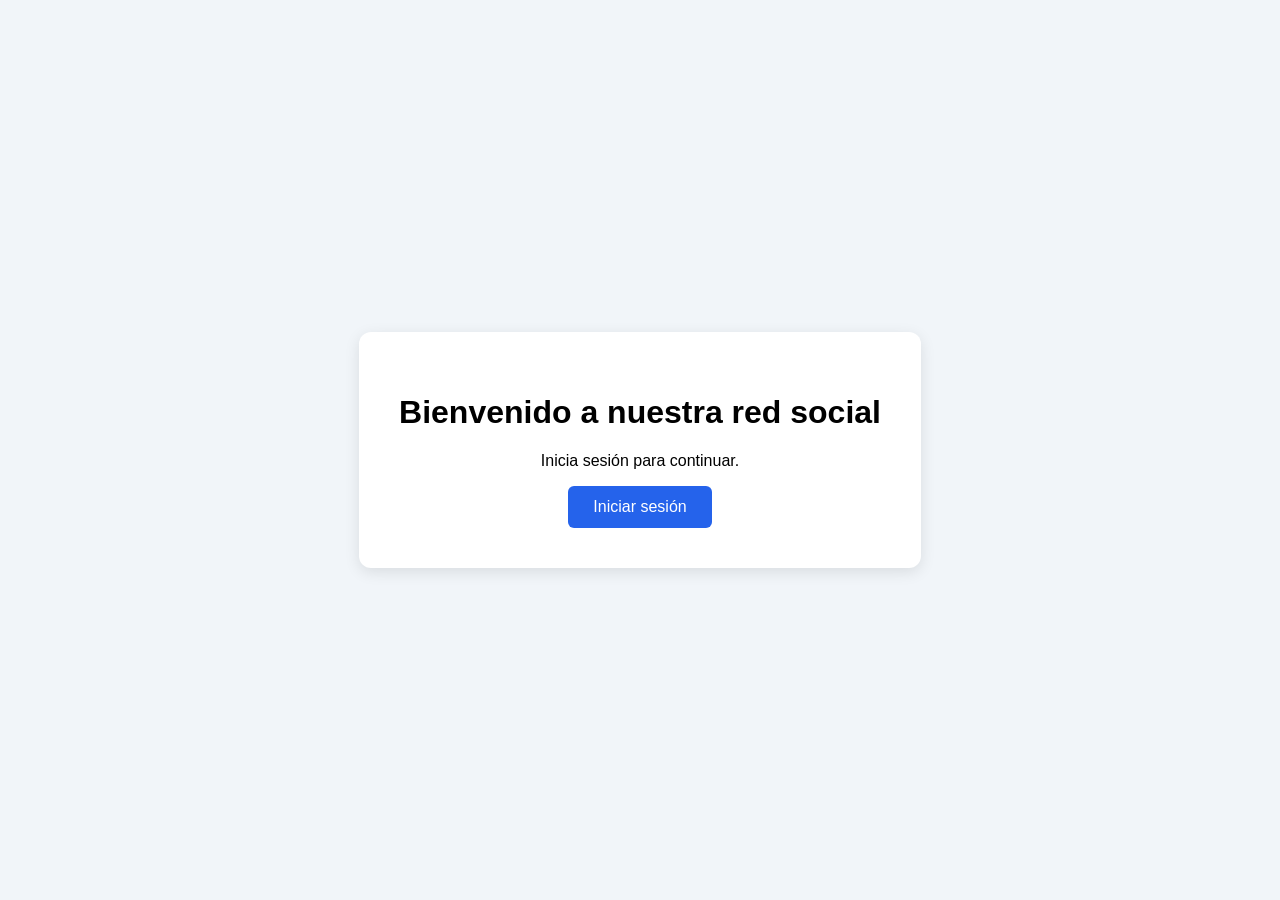
<file: Tarea4-Red Social grupo777/Frontend/index.html>
<!DOCTYPE html>
<html lang="es">
<head>
    <meta charset="UTF-8">
    <meta name="viewport" content="width=device-width, initial-scale=1.0">
    <title>Red Social</title>
    <link rel="stylesheet" href="index.css">
</head>
<body>

    <main>
        <h1>Bienvenido a nuestra red social</h1>
        <p>Inicia sesión para continuar.</p>

        <button onclick="iniciarOpenIddict()">
            Iniciar sesión
        </button>
    </main>

    <script src="./js/config.js"></script>
    <script src="./js/openiddict.js"></script>
</body>
</html>
</file>
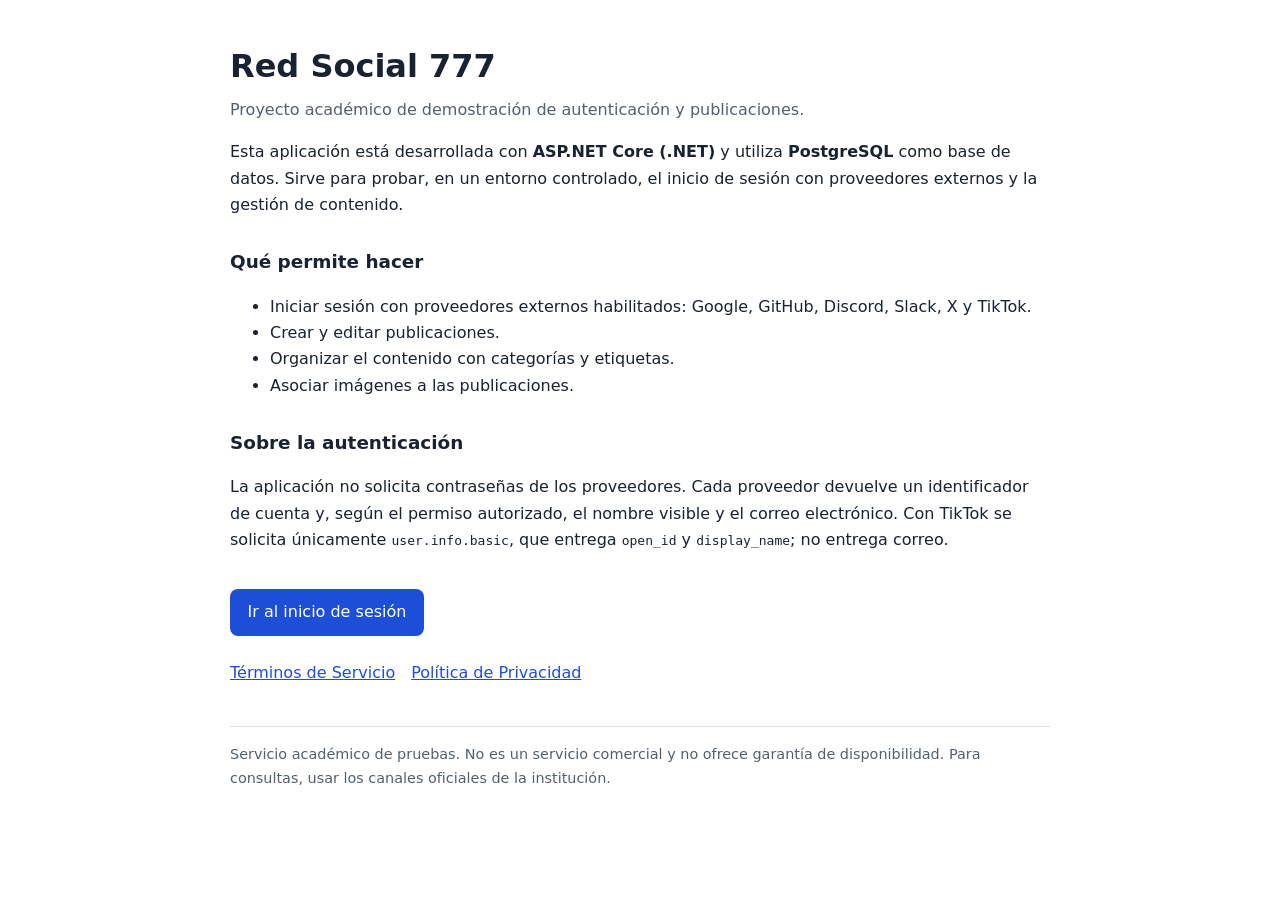
<file: Tarea4-Red Social grupo777/wwwroot/index.html>
<!doctype html>
<html lang="es">
<head>
  <meta charset="utf-8">
  <meta name="viewport" content="width=device-width, initial-scale=1">
  <title>Red Social 777 — Inicio</title>
  <style>
    body { font-family: system-ui, -apple-system, "Segoe UI", sans-serif; max-width: 820px; margin: 2.5rem auto; padding: 0 1rem; line-height: 1.65; color: #182230; }
    h1 { font-size: 2rem; margin-bottom: .25rem; }
    h2 { font-size: 1.15rem; margin-top: 1.8rem; }
    .bajada { color: #52606d; margin-top: 0; }
    .enlaces { display: flex; gap: 1rem; flex-wrap: wrap; margin-top: 1.5rem; }
    .enlaces a { color: #1d4ed8; }
    .boton { display: inline-block; margin-top: 1.2rem; padding: .65rem 1.1rem; border-radius: 8px; background: #1d4ed8; color: #fff; text-decoration: none; }
    footer { margin-top: 2.5rem; padding-top: 1rem; border-top: 1px solid #d9e2ec; font-size: .9rem; color: #52606d; }
  </style>
</head>
<body>
  <h1>Red Social 777</h1>
  <p class="bajada">Proyecto académico de demostración de autenticación y publicaciones.</p>

  <p>
    Esta aplicación está desarrollada con <strong>ASP.NET Core (.NET)</strong> y utiliza
    <strong>PostgreSQL</strong> como base de datos. Sirve para probar, en un entorno
    controlado, el inicio de sesión con proveedores externos y la gestión de contenido.
  </p>

  <h2>Qué permite hacer</h2>
  <ul>
    <li>Iniciar sesión con proveedores externos habilitados: Google, GitHub, Discord, Slack, X y TikTok.</li>
    <li>Crear y editar publicaciones.</li>
    <li>Organizar el contenido con categorías y etiquetas.</li>
    <li>Asociar imágenes a las publicaciones.</li>
  </ul>

  <h2>Sobre la autenticación</h2>
  <p>
    La aplicación no solicita contraseñas de los proveedores. Cada proveedor devuelve un
    identificador de cuenta y, según el permiso autorizado, el nombre visible y el correo
    electrónico. Con TikTok se solicita únicamente <code>user.info.basic</code>, que entrega
    <code>open_id</code> y <code>display_name</code>; no entrega correo.
  </p>

  <p><a class="boton" href="/login.html">Ir al inicio de sesión</a></p>

  <div class="enlaces">
    <a href="/legal/tos.html">Términos de Servicio</a>
    <a href="/legal/privacy.html">Política de Privacidad</a>
  </div>

  <footer>
    Servicio académico de pruebas. No es un servicio comercial y no ofrece garantía de
    disponibilidad. Para consultas, usar los canales oficiales de la institución.
  </footer>
</body>
</html>
</file>
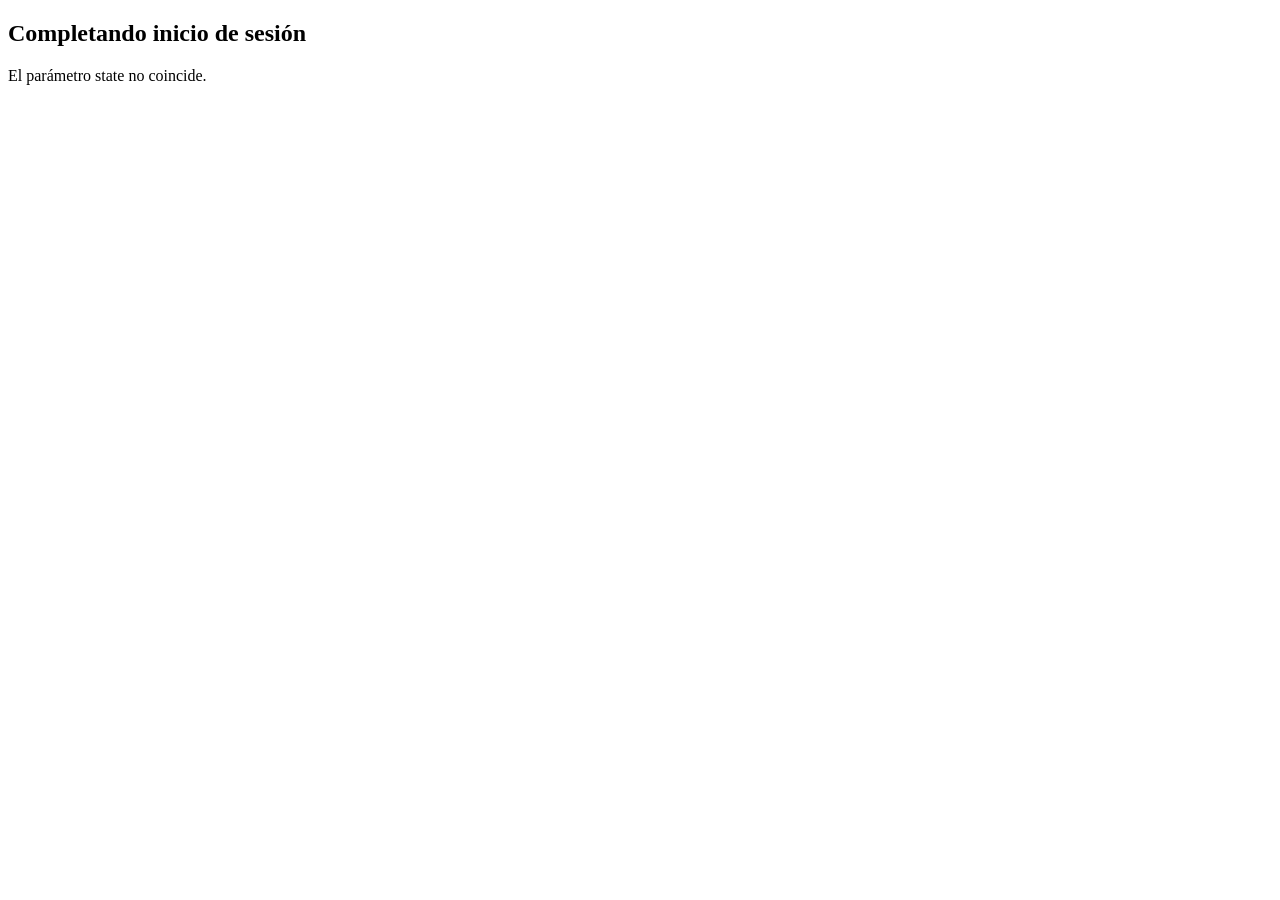
<file: Tarea4-Red Social grupo777/Frontend/callback.html>
<!DOCTYPE html>
<html lang="es">
<head>
    <meta charset="UTF-8">
    <meta name="viewport" content="width=device-width, initial-scale=1.0">
    <title>Autenticando...</title>
</head>
<body>
    <main>
        <h2>Completando inicio de sesión</h2>
        <p id="mensaje">Validando autorización...</p>
    </main>

    <script src="./js/config.js"></script>
    <script src="./js/callback.js"></script>
</body>
</html>
</file>
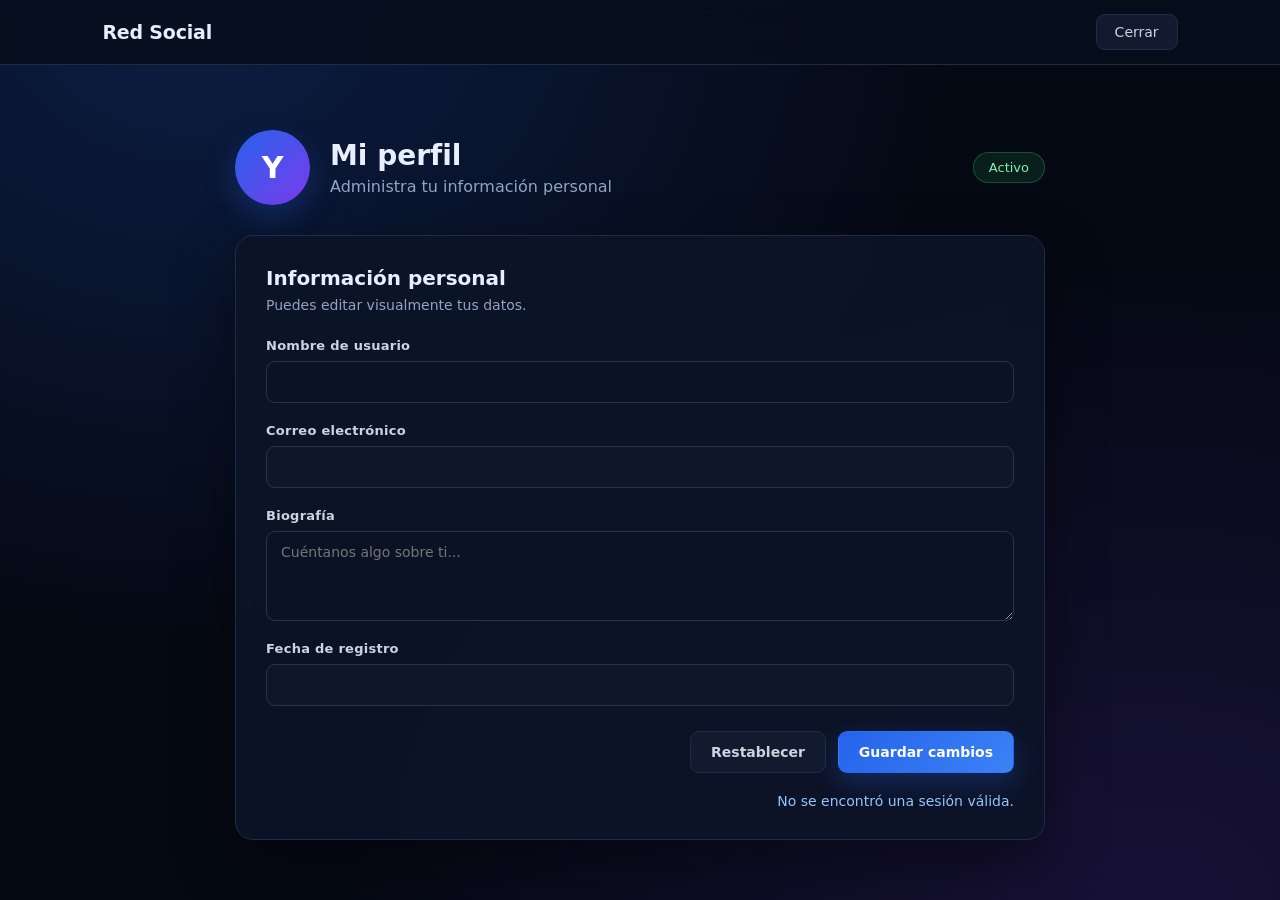
<file: Tarea4-Red Social grupo777/Frontend/Bienvenida/bienvenida.html>
<!DOCTYPE html>
<html lang="es">
<head>
    <meta charset="UTF-8">
    <meta name="viewport" content="width=device-width, initial-scale=1.0">
    <title>Mi perfil - Red Social</title>
    <link rel="stylesheet" href="styles.css">
</head>
<body>

    <header class="navbar">
        <h2>Red Social</h2>
        <button class="btn-salir" onclick="cerrarVista()">Cerrar</button>
    </header>

    <main class="perfil-container">

        <section class="perfil-header">
            <div class="avatar" id="avatar">Y</div>

            <div>
                <h1 id="nombreTitulo">Mi perfil</h1>
                <p>Administra tu información personal</p>
            </div>

            <span class="estado" id="estado">Activo</span>
        </section>

        <section class="perfil-card">

            <div class="card-title">
                <h2>Información personal</h2>
                <p>Puedes editar visualmente tus datos.</p>
            </div>

            <form id="formPerfil">


                <div class="campo">
                    <label for="nombre">Nombre de usuario</label>
                    <input type="text" id="nombre" required>
                </div>

                <div class="campo">
                    <label for="email">Correo electrónico</label>
                    <input type="email" id="email" disabled>
                </div>

                <div class="campo">
                    <label for="biografia">Biografía</label>
                    <textarea id="biografia" rows="4"
                        placeholder="Cuéntanos algo sobre ti..."></textarea>
                </div>

                <div class="campo">
                    <label for="fecha">Fecha de registro</label>
                    <input type="text" id="fecha" disabled>
                </div>

                <div class="acciones">
                    <button type="button" class="btn-secundario"
                        id="restablecer">
                        Restablecer
                    </button>

                    <button type="submit" class="btn-guardar">
                        Guardar cambios
                    </button>
                </div>

            </form>

            <p id="mensaje" class="mensaje"></p>

        </section>

        <section class="perfil-card" id="tokenCaja" hidden>
            <div class="card-title">
                <h2>Access token</h2>
                <p>Emitido por OpenIddict (sesión: <strong id="tokenProveedor"></strong>).
                   Pégalo en Scalar → <em>Authentication → Bearer</em>.</p>
            </div>

            <div class="campo">
                <textarea id="tokenValor" rows="4" readonly></textarea>
            </div>

            <div class="acciones">
                <button type="button" class="btn-guardar" id="copiarToken">Copiar token</button>
            </div>
        </section>

    </main>

    <script src="../js/config.js"></script>
    <script src="perfil.js"></script>
</body>
</html>
</file>
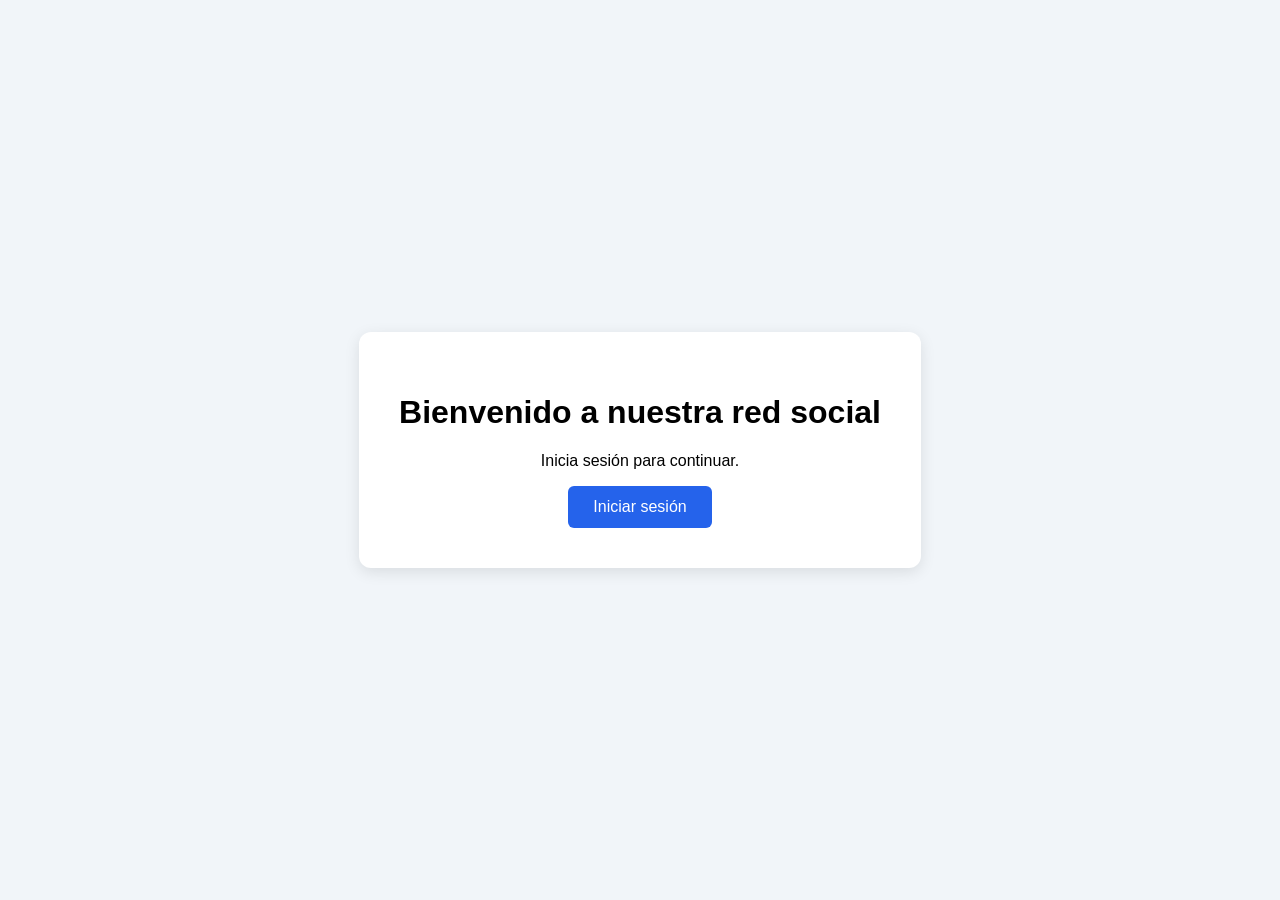
<file: Tarea4-Red Social grupo777/Frontend/login/login.html>
<!DOCTYPE html>
<html lang="es">

<head>
    <meta charset="UTF-8">
    <meta name="viewport" content="width=device-width, initial-scale=1.0">
    <title>Red Social | Iniciar sesión</title>
    <link rel="stylesheet" href="login.css">
</head>

<body>
    <div class="bg-glow bg-glow-1"></div>
    <div class="bg-glow bg-glow-2"></div>

    <main class="login-shell">
        <section class="login-card">
            <header class="brand">
                <div class="brand-mark" aria-hidden="true">
                    <svg viewBox="0 0 24 24" fill="none" stroke="currentColor" stroke-width="1.8"
                        stroke-linecap="round" stroke-linejoin="round">
                        <circle cx="6" cy="6" r="2.4"></circle>
                        <circle cx="18" cy="6" r="2.4"></circle>
                        <circle cx="12" cy="18" r="2.4"></circle>
                        <path d="M8.1 7.4 10.4 16"></path>
                        <path d="M15.9 7.4 13.6 16"></path>
                        <path d="M8.4 6h7.2"></path>
                    </svg>
                </div>
                <h1>Red Social</h1>
                <p>Conecta, comparte y descubre.</p>
            </header>

            <div id="alerta" class="alerta" role="alert" hidden></div>

            <div id="opcionesLogin" class="opciones">
                <p class="opciones-titulo">Inicia sesión con</p>

                <button id="googleLogin" class="btn btn-google" type="button">
                    <span class="btn-icon" aria-hidden="true">
                        <svg viewBox="0 0 48 48">
                            <path fill="#EA4335"
                                d="M24 9.5c3.54 0 6.71 1.22 9.21 3.6l6.85-6.85C35.9 2.38 30.47 0 24 0 14.62 0 6.51 5.38 2.56 13.22l7.98 6.19C12.43 13.72 17.74 9.5 24 9.5z" />
                            <path fill="#4285F4"
                                d="M46.98 24.55c0-1.57-.15-3.09-.38-4.55H24v9.02h12.94c-.58 2.96-2.26 5.48-4.78 7.18l7.73 6c4.51-4.18 7.09-10.36 7.09-17.65z" />
                            <path fill="#FBBC05"
                                d="M10.53 28.59c-.48-1.45-.76-2.99-.76-4.59s.27-3.14.76-4.59l-7.98-6.19C.92 16.46 0 20.12 0 24c0 3.88.92 7.54 2.56 10.78l7.97-6.19z" />
                            <path fill="#34A853"
                                d="M24 48c6.48 0 11.93-2.13 15.89-5.81l-7.73-6c-2.15 1.45-4.92 2.3-8.16 2.3-6.26 0-11.57-4.22-13.47-9.91l-7.98 6.19C6.51 42.62 14.62 48 24 48z" />
                        </svg>
                    </span>
                    <span class="btn-text">Continuar con Google</span>
                    <span class="btn-arrow" aria-hidden="true">→</span>
                </button>

                <button id="githubLogin" class="btn btn-github" type="button">
                    <span class="btn-icon" aria-hidden="true">
                        <svg viewBox="0 0 24 24">
                            <path fill="currentColor"
                                d="M12 .297c-6.63 0-12 5.373-12 12 0 5.303 3.438 9.8 8.205 11.385.6.113.82-.258.82-.577 0-.285-.01-1.04-.015-2.04-3.338.724-4.042-1.61-4.042-1.61C4.422 18.07 3.633 17.7 3.633 17.7c-1.087-.744.084-.729.084-.729 1.205.084 1.838 1.236 1.838 1.236 1.07 1.835 2.809 1.305 3.495.998.108-.776.417-1.305.76-1.605-2.665-.3-5.466-1.332-5.466-5.93 0-1.31.465-2.38 1.235-3.22-.135-.303-.54-1.523.105-3.176 0 0 1.005-.322 3.3 1.23.96-.267 1.98-.399 3-.405 1.02.006 2.04.138 3 .405 2.28-1.552 3.285-1.23 3.285-1.23.645 1.653.24 2.873.12 3.176.765.84 1.23 1.91 1.23 3.22 0 4.61-2.805 5.625-5.475 5.92.42.36.81 1.096.81 2.22 0 1.606-.015 2.896-.015 3.286 0 .315.21.69.825.57C20.565 22.092 24 17.592 24 12.297c0-6.627-5.373-12-12-12" />
                        </svg>
                    </span>
                    <span class="btn-text">Continuar con GitHub</span>
                    <span class="btn-arrow" aria-hidden="true">→</span>
                </button>

                <a id="dropboxLogin" class="btn btn-dropbox" href="/api/Auth/dropbox/login">
                    <span class="btn-icon" aria-hidden="true">
                        <svg viewBox="0 0 24 24">
                            <path fill="currentColor"
                                d="M6 1.807L0 5.629l6 3.822 6.001-3.822L6 1.807zM18 1.807l-6 3.822 6 3.822 6-3.822-6-3.822zM0 13.274l6 3.822 6.001-3.822L6 9.452l-6 3.822zM18 9.452l-6 3.822 6 3.822 6-3.822-6-3.822zM6 18.371l6.001 3.822 6-3.822-6-3.822L6 18.371z" />
                        </svg>
                    </span>
                    <span class="btn-text">Continuar con Dropbox</span>
                    <span class="btn-arrow" aria-hidden="true">→</span>
                </a>

                <a id="figmaLogin" class="btn btn-figma" href="/api/Auth/figma/login">
                    <span class="btn-icon" aria-hidden="true">
                        <svg viewBox="0 0 24 24">
                            <path fill="currentColor"
                                d="M8.148 0h4.588v8.981H8.148c-2.476 0-4.49-2.014-4.49-4.49S5.672 0 8.148 0zm0 10.981h4.588v8.981H8.148c-2.476 0-4.49-2.014-4.49-4.49s2.014-4.491 4.49-4.491zm0 10.981h4.588V24c0 2.503-2.047 4.539-4.563 4.539-2.489 0-4.515-2.014-4.515-4.49s2.014-4.49 4.49-4.49zm6.117-21.962h4.588c2.476 0 4.49 2.014 4.49 4.49s-2.014 4.491-4.49 4.491h-4.588V0zm0 10.981h4.588c2.476 0 4.49 2.014 4.49 4.49s-2.014 4.491-4.49 4.491h-4.588v-8.981zm0 10.981h4.588c2.476 0 4.49 2.014 4.49 4.49S21.329 24 18.853 24h-4.588v-8.981z" />
                        </svg>
                    </span>
                    <span class="btn-text">Continuar con Figma</span>
                    <span class="btn-arrow" aria-hidden="true">→</span>
                </a>

                <a id="twitterLogin" class="btn btn-x" href="/api/Auth/twitter/login">
                    <span class="btn-icon" aria-hidden="true">
                        <svg viewBox="0 0 24 24">
                            <path fill="currentColor"
                                d="M18.244 2.25h3.308l-7.227 8.26 8.502 11.24H16.17l-5.214-6.817L4.99 21.75H1.68l7.73-8.835L1.254 2.25H8.08l4.713 6.231 5.451-6.231zm-1.161 17.52h1.833L7.084 4.126H5.117l11.966 15.644z" />
                        </svg>
                    </span>
                    <span class="btn-text">Continuar con X</span>
                    <span class="btn-arrow" aria-hidden="true">→</span>
                </a>

                <a id="tiktokLogin" class="btn btn-tiktok" href="/api/Auth/tiktok/login">
                    <span class="btn-icon" aria-hidden="true">
                        <svg viewBox="0 0 24 24">
                            <path fill="currentColor"
                                d="M16.6 5.82A6.3 6.3 0 0 1 15.14 2h-3.08v13.2a2.52 2.52 0 1 1-2.17-2.5V9.5a5.6 5.6 0 1 0 5.24 5.6V8.9a9.2 9.2 0 0 0 5.37 1.72V7.5a6.2 6.2 0 0 1-3.9-1.68z" />
                        </svg>
                    </span>
                    <span class="btn-text">Continuar con TikTok</span>
                    <span class="btn-arrow" aria-hidden="true">→</span>
                </a>
            </div>

            <div id="perfil" class="perfil" hidden>
                <div class="perfil-card">
                    <div id="perfilAvatar" class="perfil-avatar">U</div>
                    <div class="perfil-datos">
                        <h2 id="perfilNombre">Usuario</h2>
                        <p id="perfilEmail">Sin correo</p>
                    </div>
                    <span id="perfilProveedor" class="perfil-proveedor">Sesión</span>
                </div>

                <button id="continuar" class="btn btn-continuar" type="button">
                    <span class="btn-text">Ir a mi perfil</span>
                    <span class="btn-arrow" aria-hidden="true">→</span>
                </button>

                <button id="logout" class="btn btn-logout" type="button">
                    Cerrar sesión
                </button>
            </div>

            <footer class="legal">
                Al continuar aceptas nuestros términos y política de privacidad.
            </footer>
        </section>
    </main>

    <script src="../js/config.js"></script>
    <script src="script.js"></script>
</body>

</html>
</file>
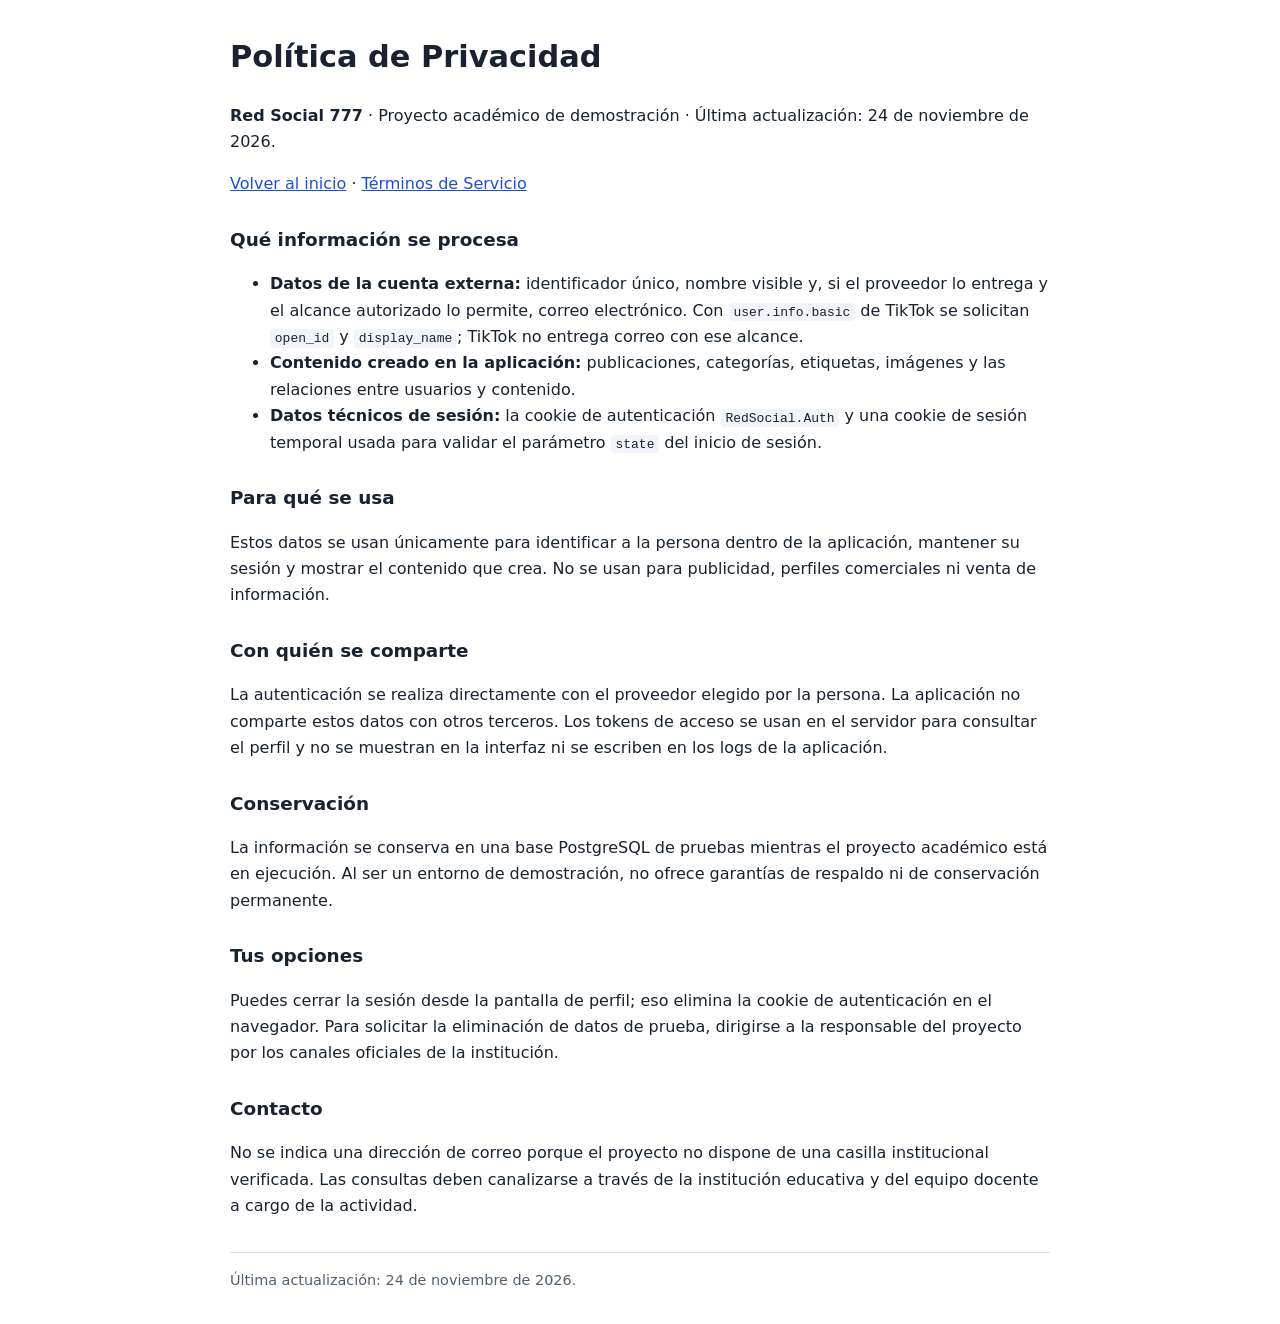
<file: Tarea4-Red Social grupo777/wwwroot/legal/privacy.html>
<!doctype html>
<html lang="es">
<head>
  <meta charset="utf-8">
  <meta name="viewport" content="width=device-width, initial-scale=1">
  <title>Política de Privacidad — Red Social 777</title>
  <style>
    body { font-family: system-ui, -apple-system, "Segoe UI", sans-serif; max-width: 820px; margin: 2rem auto; padding: 0 1rem; line-height: 1.65; color: #182230; }
    h1 { font-size: 1.9rem; }
    h2 { font-size: 1.15rem; margin-top: 1.7rem; }
    a { color: #1d4ed8; }
    code { background: #f1f5f9; padding: .1rem .3rem; border-radius: 4px; }
    footer { margin-top: 2rem; padding-top: 1rem; border-top: 1px solid #d9e2ec; font-size: .9rem; color: #52606d; }
  </style>
</head>
<body>
  <h1>Política de Privacidad</h1>
  <p><strong>Red Social 777</strong> · Proyecto académico de demostración · Última actualización: 24 de noviembre de 2026.</p>

  <p><a href="/">Volver al inicio</a> · <a href="/legal/tos.html">Términos de Servicio</a></p>

  <h2>Qué información se procesa</h2>
  <ul>
    <li><strong>Datos de la cuenta externa:</strong> identificador único, nombre visible y, si el proveedor lo entrega y el alcance autorizado lo permite, correo electrónico. Con <code>user.info.basic</code> de TikTok se solicitan <code>open_id</code> y <code>display_name</code>; TikTok no entrega correo con ese alcance.</li>
    <li><strong>Contenido creado en la aplicación:</strong> publicaciones, categorías, etiquetas, imágenes y las relaciones entre usuarios y contenido.</li>
    <li><strong>Datos técnicos de sesión:</strong> la cookie de autenticación <code>RedSocial.Auth</code> y una cookie de sesión temporal usada para validar el parámetro <code>state</code> del inicio de sesión.</li>
  </ul>

  <h2>Para qué se usa</h2>
  <p>
    Estos datos se usan únicamente para identificar a la persona dentro de la aplicación,
    mantener su sesión y mostrar el contenido que crea. No se usan para publicidad,
    perfiles comerciales ni venta de información.
  </p>

  <h2>Con quién se comparte</h2>
  <p>
    La autenticación se realiza directamente con el proveedor elegido por la persona.
    La aplicación no comparte estos datos con otros terceros. Los tokens de acceso se usan
    en el servidor para consultar el perfil y no se muestran en la interfaz ni se escriben en los logs de la aplicación.
  </p>

  <h2>Conservación</h2>
  <p>
    La información se conserva en una base PostgreSQL de pruebas mientras el proyecto
    académico está en ejecución. Al ser un entorno de demostración, no ofrece garantías
    de respaldo ni de conservación permanente.
  </p>

  <h2>Tus opciones</h2>
  <p>
    Puedes cerrar la sesión desde la pantalla de perfil; eso elimina la cookie de
    autenticación en el navegador. Para solicitar la eliminación de datos de prueba,
    dirigirse a la responsable del proyecto por los canales oficiales de la institución.
  </p>

  <h2>Contacto</h2>
  <p>
    No se indica una dirección de correo porque el proyecto no dispone de una casilla
    institucional verificada. Las consultas deben canalizarse a través de la institución
    educativa y del equipo docente a cargo de la actividad.
  </p>

  <footer>Última actualización: 24 de noviembre de 2026.</footer>
</body>
</html>
</file>
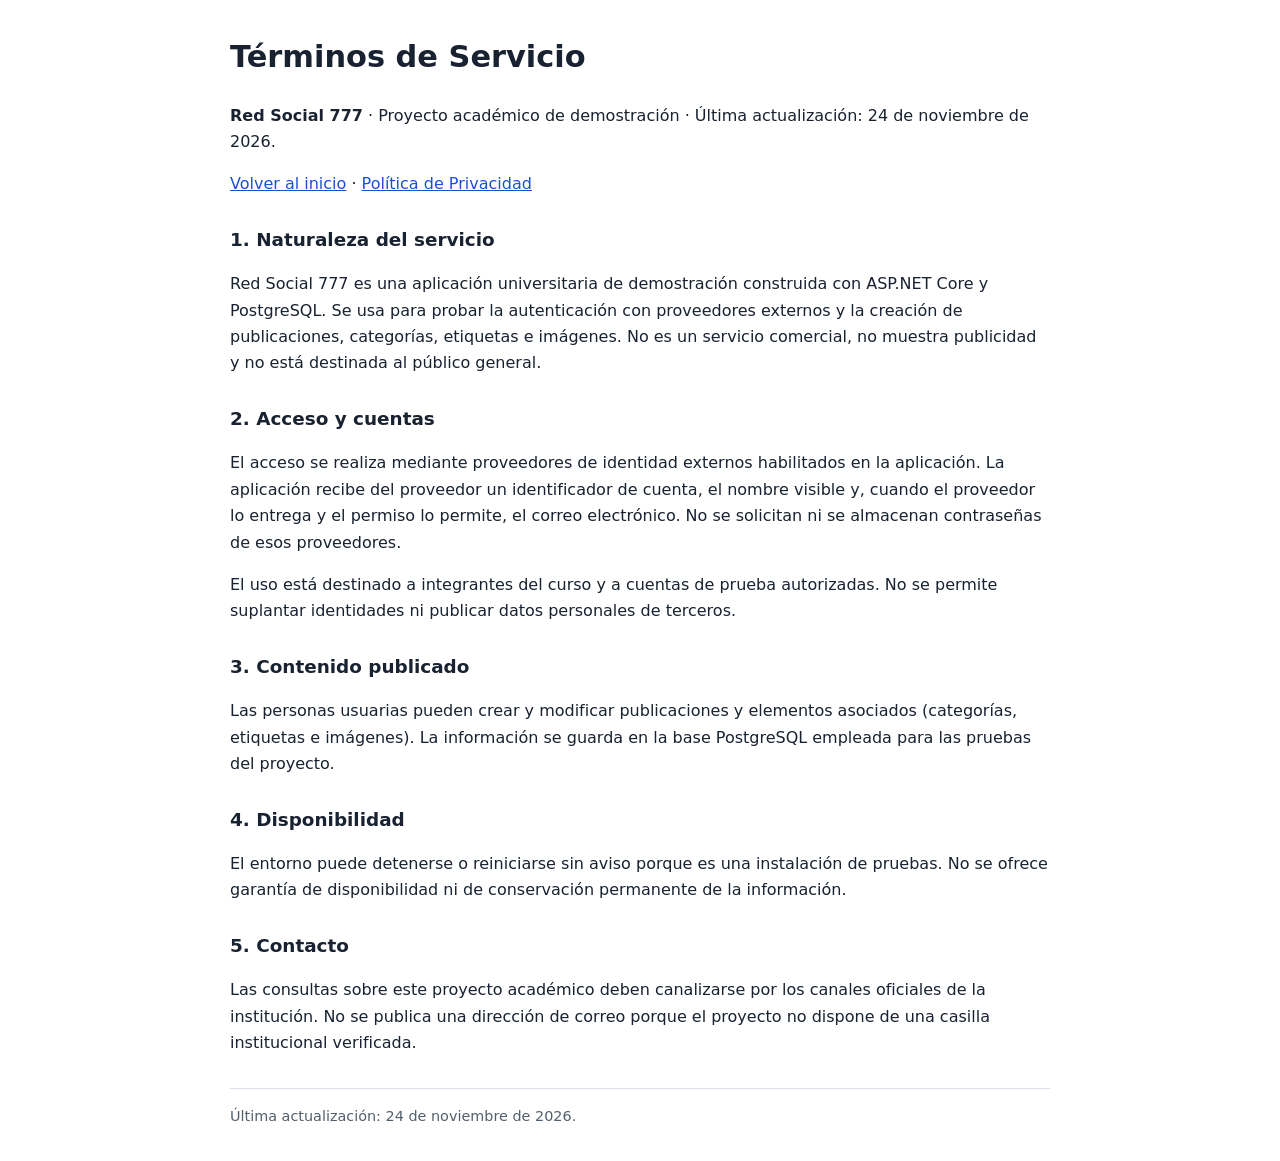
<file: Tarea4-Red Social grupo777/wwwroot/legal/tos.html>
<!doctype html>
<html lang="es">
<head>
  <meta charset="utf-8">
  <meta name="viewport" content="width=device-width, initial-scale=1">
  <title>Términos de Servicio — Red Social 777</title>
  <style>
    body { font-family: system-ui, -apple-system, "Segoe UI", sans-serif; max-width: 820px; margin: 2rem auto; padding: 0 1rem; line-height: 1.65; color: #182230; }
    h1 { font-size: 1.9rem; }
    h2 { font-size: 1.15rem; margin-top: 1.7rem; }
    a { color: #1d4ed8; }
    footer { margin-top: 2rem; padding-top: 1rem; border-top: 1px solid #d9e2ec; font-size: .9rem; color: #52606d; }
  </style>
</head>
<body>
  <h1>Términos de Servicio</h1>
  <p><strong>Red Social 777</strong> · Proyecto académico de demostración · Última actualización: 24 de noviembre de 2026.</p>

  <p><a href="/">Volver al inicio</a> · <a href="/legal/privacy.html">Política de Privacidad</a></p>

  <h2>1. Naturaleza del servicio</h2>
  <p>
    Red Social 777 es una aplicación universitaria de demostración construida con
    ASP.NET Core y PostgreSQL. Se usa para probar la autenticación con proveedores
    externos y la creación de publicaciones, categorías, etiquetas e imágenes.
    No es un servicio comercial, no muestra publicidad y no está destinada al público general.
  </p>

  <h2>2. Acceso y cuentas</h2>
  <p>
    El acceso se realiza mediante proveedores de identidad externos habilitados en la
    aplicación. La aplicación recibe del proveedor un identificador de cuenta, el nombre
    visible y, cuando el proveedor lo entrega y el permiso lo permite, el correo electrónico.
    No se solicitan ni se almacenan contraseñas de esos proveedores.
  </p>
  <p>
    El uso está destinado a integrantes del curso y a cuentas de prueba autorizadas.
    No se permite suplantar identidades ni publicar datos personales de terceros.
  </p>

  <h2>3. Contenido publicado</h2>
  <p>
    Las personas usuarias pueden crear y modificar publicaciones y elementos asociados
    (categorías, etiquetas e imágenes). La información se guarda en la base PostgreSQL
    empleada para las pruebas del proyecto.
  </p>

  <h2>4. Disponibilidad</h2>
  <p>
    El entorno puede detenerse o reiniciarse sin aviso porque es una instalación de pruebas.
    No se ofrece garantía de disponibilidad ni de conservación permanente de la información.
  </p>

  <h2>5. Contacto</h2>
  <p>
    Las consultas sobre este proyecto académico deben canalizarse por los canales oficiales
    de la institución. No se publica una dirección de correo porque el proyecto no dispone
    de una casilla institucional verificada.
  </p>

  <footer>Última actualización: 24 de noviembre de 2026.</footer>
</body>
</html>
</file>
<file: Tarea4-Red Social grupo777/Frontend/index.css>
* {
    box-sizing: border-box;
}

body {
    margin: 0;
    min-height: 100vh;
    display: flex;
    justify-content: center;
    align-items: center;
    font-family: Arial, sans-serif;
    background: #f1f5f9;
}

main {
    background: white;
    padding: 40px;
    border-radius: 12px;
    text-align: center;
    box-shadow: 0 4px 15px rgba(0, 0, 0, 0.1);
}

button {
    padding: 12px 25px;
    border: none;
    border-radius: 6px;
    background: #2563eb;
    color: white;
    font-size: 16px;
    cursor: pointer;
}

button:hover {
    background: #1d4ed8;
}
</file>
<file: Tarea4-Red Social grupo777/Frontend/Bienvenida/styles.css>
:root {
    --bg: #050914;
    --panel: rgba(13, 21, 39, 0.9);
    --panel-2: #0d172a;
    --border: #1e2d47;
    --text: #e8eefc;
    --muted: #93a4c3;
    --primary: #3b82f6;
    --primary-2: #2563eb;
}

* {
    margin: 0;
    padding: 0;
    box-sizing: border-box;
}

body {
    min-height: 100vh;
    color: var(--text);
    font-family: "Segoe UI", system-ui, -apple-system, BlinkMacSystemFont, sans-serif;
    background:
        radial-gradient(ellipse at 15% 0%, rgba(37, 99, 235, 0.22), transparent 50%),
        radial-gradient(ellipse at 90% 100%, rgba(124, 58, 237, 0.16), transparent 50%),
        var(--bg);
}

/* BARRA DE NAVEGACION */

.navbar {
    width: 100%;
    height: 65px;
    display: flex;
    align-items: center;
    justify-content: space-between;
    padding: 0 8%;
    background: rgba(8, 14, 28, 0.86);
    border-bottom: 1px solid var(--border);
    backdrop-filter: blur(14px);
}

.navbar h2 {
    color: var(--text);
    font-size: 19px;
    letter-spacing: -0.01em;
}

.btn-salir {
    padding: 9px 18px;
    border: 1px solid var(--border);
    border-radius: 9px;
    background: #111a2e;
    color: #cbd5e1;
    cursor: pointer;
    font: inherit;
    font-size: 14px;
    transition: border-color 0.18s ease, color 0.18s ease;
}

.btn-salir:hover {
    border-color: rgba(248, 113, 113, 0.45);
    color: #fecaca;
}

/* PERFIL */

.perfil-container {
    max-width: 850px;
    margin: 45px auto;
    padding: 20px;
}

.perfil-header {
    display: flex;
    align-items: center;
    gap: 20px;
    margin-bottom: 30px;
}

.perfil-header h1 {
    margin-bottom: 5px;
    color: var(--text);
    font-size: 28px;
}

.perfil-header p {
    color: var(--muted);
}

.avatar {
    width: 75px;
    height: 75px;
    flex: 0 0 75px;
    border-radius: 50%;
    display: flex;
    align-items: center;
    justify-content: center;
    background: linear-gradient(135deg, #2563eb, #7c3aed);
    color: #fff;
    font-size: 30px;
    font-weight: 700;
    box-shadow: 0 12px 30px rgba(37, 99, 235, 0.28);
}

.estado {
    margin-left: auto;
    padding: 7px 15px;
    border: 1px solid rgba(74, 222, 128, 0.25);
    border-radius: 20px;
    background: rgba(34, 197, 94, 0.12);
    color: #86efac;
    font-size: 13px;
}

/* TARJETA */

.perfil-card {
    padding: 30px;
    border: 1px solid var(--border);
    border-radius: 18px;
    background: var(--panel);
    box-shadow: 0 24px 60px rgba(0, 0, 0, 0.4);
    backdrop-filter: blur(14px);
}

.card-title {
    margin-bottom: 25px;
}

.card-title h2 {
    margin-bottom: 7px;
    color: var(--text);
    font-size: 20px;
}

.card-title p {
    color: var(--muted);
    font-size: 14px;
}

/* FORMULARIO */

.campo {
    display: flex;
    flex-direction: column;
    margin-bottom: 20px;
}

.campo label {
    margin-bottom: 8px;
    color: #cbd5e1;
    font-size: 13px;
    font-weight: 600;
    letter-spacing: 0.02em;
}

.campo input,
.campo textarea {
    width: 100%;
    padding: 12px 14px;
    border: 1px solid #26344d;
    border-radius: 9px;
    background: #0a1325;
    color: var(--text);
    font-family: inherit;
    font-size: 14px;
    outline: none;
    transition: border-color 0.18s ease, box-shadow 0.18s ease;
}

.campo input:focus,
.campo textarea:focus {
    border-color: var(--primary);
    box-shadow: 0 0 0 3px rgba(59, 130, 246, 0.16);
}

.campo input:disabled {
    background: #0e1728;
    color: var(--muted);
}

.campo textarea {
    resize: vertical;
}

/* BOTONES */

.acciones {
    display: flex;
    justify-content: flex-end;
    gap: 12px;
    margin-top: 25px;
}

.btn-secundario,
.btn-guardar {
    padding: 12px 20px;
    border: 1px solid transparent;
    border-radius: 9px;
    cursor: pointer;
    font: inherit;
    font-size: 14px;
    font-weight: 600;
    transition: transform 0.18s ease, box-shadow 0.18s ease, border-color 0.18s ease;
}

.btn-secundario {
    border-color: var(--border);
    background: #111a2e;
    color: #cbd5e1;
}

.btn-secundario:hover {
    border-color: #3b4a63;
}

.btn-guardar {
    background: linear-gradient(135deg, #2563eb, #3b82f6);
    color: #fff;
    box-shadow: 0 10px 26px rgba(37, 99, 235, 0.28);
}

.btn-guardar:hover {
    transform: translateY(-2px);
    box-shadow: 0 14px 32px rgba(37, 99, 235, 0.38);
}

.mensaje {
    margin-top: 20px;
    color: #93c5fd;
    font-size: 14px;
    text-align: right;
}

@media (max-width: 640px) {
    .navbar {
        padding: 0 5%;
    }

    .perfil-container {
        margin: 25px auto;
    }

    .perfil-header {
        flex-wrap: wrap;
    }

    .estado {
        margin-left: 0;
    }

    .perfil-card {
        padding: 22px 18px;
    }

    .acciones {
        flex-direction: column-reverse;
    }

    .btn-secundario,
    .btn-guardar {
        width: 100%;
    }
}
</file>
<file: Tarea4-Red Social grupo777/Frontend/login/login.css>
:root {
    --bg: #050914;
    --bg-soft: #0a1122;
    --card: rgba(13, 21, 39, 0.88);
    --card-border: rgba(96, 165, 250, 0.18);
    --text: #e8eefc;
    --muted: #93a4c3;
    --primary: #3b82f6;
    --primary-2: #60a5fa;
    --danger: #f87171;
}

* {
    margin: 0;
    padding: 0;
    box-sizing: border-box;
}

html,
body {
    min-height: 100%;
}

body {
    font-family: "Segoe UI", system-ui, -apple-system, BlinkMacSystemFont, sans-serif;
    background:
        radial-gradient(ellipse at 18% 0%, rgba(37, 99, 235, 0.28), transparent 55%),
        radial-gradient(ellipse at 88% 100%, rgba(124, 58, 237, 0.20), transparent 52%),
        var(--bg);
    color: var(--text);
    min-height: 100vh;
    display: grid;
    place-items: center;
    padding: 24px;
    overflow-x: hidden;
}

body::before {
    content: "";
    position: fixed;
    inset: 0;
    background-image:
        linear-gradient(rgba(96, 165, 250, 0.035) 1px, transparent 1px),
        linear-gradient(90deg, rgba(96, 165, 250, 0.035) 1px, transparent 1px);
    background-size: 48px 48px;
    mask-image: radial-gradient(ellipse at center, black, transparent 75%);
    -webkit-mask-image: radial-gradient(ellipse at center, black, transparent 75%);
    pointer-events: none;
}

.bg-glow {
    position: fixed;
    width: 340px;
    height: 340px;
    border-radius: 50%;
    filter: blur(100px);
    opacity: 0.32;
    pointer-events: none;
}

.bg-glow-1 {
    top: -120px;
    left: -100px;
    background: #1d4ed8;
}

.bg-glow-2 {
    right: -120px;
    bottom: -140px;
    background: #7c3aed;
}

.login-shell {
    position: relative;
    z-index: 1;
    width: 100%;
    max-width: 440px;
}

.login-card {
    background: var(--card);
    border: 1px solid var(--card-border);
    border-radius: 28px;
    padding: 34px 30px 24px;
    box-shadow:
        0 30px 80px rgba(0, 0, 0, 0.55),
        inset 0 1px 0 rgba(255, 255, 255, 0.04);
    backdrop-filter: blur(18px);
}

.brand {
    text-align: center;
    margin-bottom: 24px;
}

.brand-mark {
    width: 58px;
    height: 58px;
    margin: 0 auto 14px;
    border-radius: 18px;
    display: grid;
    place-items: center;
    color: #fff;
    background: linear-gradient(135deg, #2563eb, #7c3aed);
    box-shadow: 0 10px 30px rgba(37, 99, 235, 0.35);
}

.brand-mark svg {
    width: 30px;
    height: 30px;
}

.brand h1 {
    font-size: 28px;
    letter-spacing: -0.02em;
    background: linear-gradient(90deg, #ffffff, #93c5fd);
    -webkit-background-clip: text;
    background-clip: text;
    color: transparent;
}

.brand p {
    margin-top: 6px;
    color: var(--muted);
    font-size: 14px;
}

.alerta {
    margin-bottom: 16px;
    padding: 12px 14px;
    border: 1px solid rgba(248, 113, 113, 0.3);
    border-radius: 12px;
    background: rgba(248, 113, 113, 0.1);
    color: #fecaca;
    font-size: 13.5px;
    line-height: 1.45;
}

.opciones {
    display: grid;
    gap: 10px;
}

.opciones-titulo {
    margin: 0 0 2px 2px;
    color: var(--muted);
    font-size: 11px;
    font-weight: 600;
    letter-spacing: 0.16em;
    text-transform: uppercase;
}

.btn {
    width: 100%;
    min-height: 54px;
    display: flex;
    align-items: center;
    gap: 12px;
    padding: 0 16px;
    border: 1px solid transparent;
    border-radius: 14px;
    font: inherit;
    font-size: 15px;
    font-weight: 600;
    color: var(--text);
    text-decoration: none;
    cursor: pointer;
    transition:
        transform 0.18s ease,
        box-shadow 0.18s ease,
        border-color 0.18s ease,
        background 0.18s ease;
}

.btn:hover {
    transform: translateY(-2px);
}

.btn:active {
    transform: translateY(0);
}

.btn:disabled,
.btn.cargando {
    opacity: 0.65;
    cursor: wait;
    transform: none;
}

.btn-icon {
    width: 24px;
    height: 24px;
    flex: 0 0 24px;
    display: grid;
    place-items: center;
}

.btn-icon svg {
    width: 22px;
    height: 22px;
}

.btn-text {
    flex: 1;
    text-align: left;
}

.btn-arrow {
    opacity: 0.5;
    transition: transform 0.18s ease, opacity 0.18s ease;
}

.btn:hover .btn-arrow {
    opacity: 1;
    transform: translateX(3px);
}

.btn-google {
    background: #101a2e;
    border-color: #26344d;
}

.btn-google:hover {
    border-color: #3b82f6;
    box-shadow: 0 10px 30px rgba(59, 130, 246, 0.18);
}

.btn-github {
    background: #171c28;
    border-color: #2b3446;
}

.btn-github:hover {
    border-color: #64748b;
    box-shadow: 0 10px 30px rgba(100, 116, 139, 0.18);
}

.btn-dropbox {
    background: linear-gradient(135deg, #0061ff, #2f80ff);
    box-shadow: 0 10px 30px rgba(0, 97, 255, 0.22);
}

.btn-dropbox:hover {
    box-shadow: 0 14px 34px rgba(0, 97, 255, 0.35);
}

.btn-figma {
    background: linear-gradient(135deg, #7c3aed, #a855f7);
    box-shadow: 0 10px 30px rgba(124, 58, 237, 0.22);
}

.btn-figma:hover {
    box-shadow: 0 14px 34px rgba(124, 58, 237, 0.35);
}

.btn-x {
    background: #0b0b0d;
    border-color: #2f3136;
}

.btn-x:hover {
    border-color: #e8eefc;
    box-shadow: 0 12px 32px rgba(232, 238, 252, 0.12);
}

.btn-tiktok {
    background: linear-gradient(135deg, #010101, #2536c8);
    box-shadow: 0 10px 30px rgba(37, 54, 200, 0.22);
}

.btn-tiktok:hover {
    box-shadow: 0 14px 34px rgba(37, 54, 200, 0.35);
}

.perfil {
    text-align: center;
}

.perfil-card {
    display: flex;
    align-items: center;
    gap: 14px;
    margin-bottom: 16px;
    padding: 14px;
    border: 1px solid #1e2d47;
    border-radius: 16px;
    background: #0d172a;
    text-align: left;
}

.perfil-avatar {
    width: 46px;
    height: 46px;
    flex: 0 0 46px;
    border-radius: 50%;
    display: grid;
    place-items: center;
    background: linear-gradient(135deg, #2563eb, #7c3aed);
    font-size: 18px;
    font-weight: 700;
}

.perfil-datos {
    min-width: 0;
}

.perfil-datos h2 {
    font-size: 16px;
    overflow: hidden;
    text-overflow: ellipsis;
    white-space: nowrap;
}

.perfil-datos p {
    margin-top: 3px;
    color: var(--muted);
    font-size: 13px;
    overflow: hidden;
    text-overflow: ellipsis;
    white-space: nowrap;
}

.perfil-proveedor {
    margin-left: auto;
    padding: 4px 8px;
    border: 1px solid rgba(59, 130, 246, 0.25);
    border-radius: 999px;
    background: rgba(59, 130, 246, 0.12);
    color: #93c5fd;
    font-size: 10px;
    font-weight: 700;
    letter-spacing: 0.08em;
    text-transform: uppercase;
}

.btn-continuar {
    justify-content: center;
    background: linear-gradient(135deg, #2563eb, #3b82f6);
    box-shadow: 0 10px 30px rgba(37, 99, 235, 0.3);
}

.btn-continuar .btn-text {
    flex: 0 1 auto;
    text-align: center;
}

.btn-logout {
    justify-content: center;
    margin-top: 10px;
    border-color: #2b3446;
    background: transparent;
    color: var(--muted);
}

.btn-logout:hover {
    border-color: rgba(248, 113, 113, 0.4);
    color: #fecaca;
}

.legal {
    margin-top: 20px;
    color: #64748b;
    font-size: 12px;
    line-height: 1.5;
    text-align: center;
}

.spinner {
    width: 18px;
    height: 18px;
    border: 2px solid rgba(255, 255, 255, 0.3);
    border-top-color: #fff;
    border-radius: 50%;
    animation: spin 0.7s linear infinite;
}

@keyframes spin {
    to {
        transform: rotate(360deg);
    }
}

@media (max-width: 480px) {
    body {
        padding: 16px;
    }

    .login-card {
        padding: 28px 20px 20px;
        border-radius: 24px;
    }

    .brand h1 {
        font-size: 25px;
    }
}
</file>
